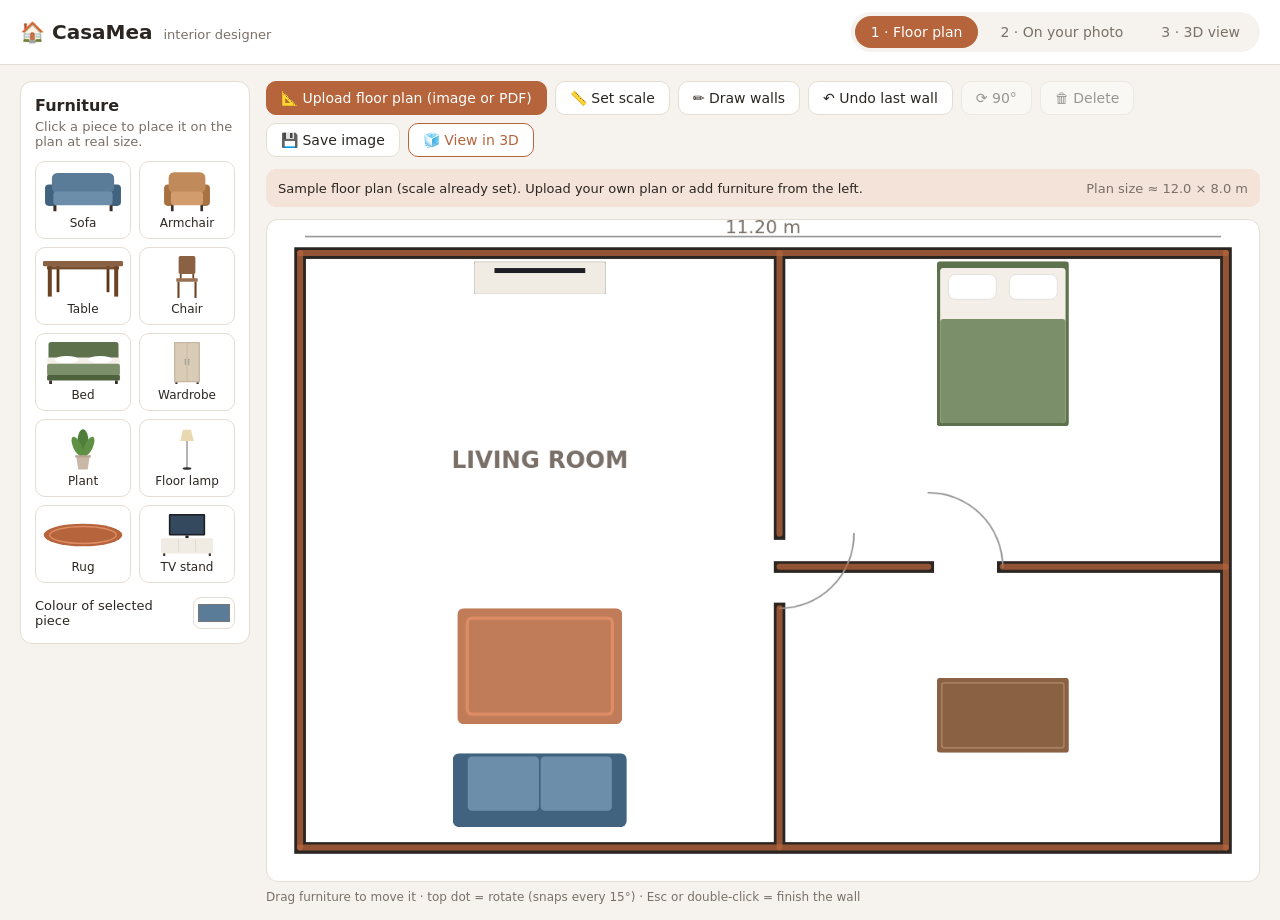
<file: index.html>
<!DOCTYPE html>
<html lang="en">
<head>
  <meta charset="UTF-8">
  <meta name="viewport" content="width=device-width, initial-scale=1">
  <title>CasaMea – Interior Designer</title>
  <link rel="stylesheet" href="style.css">
  <!-- Three.js (free, MIT licence) loads from the jsDelivr CDN only when the 3D view opens -->
  <script type="importmap">
  {
    "imports": {
      "three": "https://cdn.jsdelivr.net/npm/three@0.170.0/build/three.module.js",
      "three/addons/": "https://cdn.jsdelivr.net/npm/three@0.170.0/examples/jsm/"
    }
  }
  </script>
</head>
<body>
  <header>
    <div class="logo">🏠 CasaMea <small>interior designer</small></div>
    <nav class="tabs">
      <button class="tab active" data-mode="plan">1 · Floor plan</button>
      <button class="tab" data-mode="foto">2 · On your photo</button>
      <button class="tab" data-mode="3d">3 · 3D view</button>
    </nav>
  </header>

  <main>
    <!-- Furniture catalogue (shared by all modes) -->
    <aside id="catalog">
      <h2>Furniture</h2>
      <p class="hint" id="catalogHint">Click a piece to place it on the plan at real size.</p>
      <div id="items" class="grid"></div>
      <label class="color-row">
        Colour of selected piece
        <input type="color" id="colorPick" value="#5b7c99" disabled>
      </label>
    </aside>

    <!-- MODE 1: floor plan, seen from above, at real scale -->
    <section id="planView" class="view active">
      <div class="toolbar">
        <label class="btn primary">📐 Upload floor plan (image or PDF)
          <input type="file" id="planInput" accept="image/*,application/pdf,.pdf" hidden>
        </label>
        <button class="btn tool" id="toolScale">📏 Set scale</button>
        <button class="btn tool" id="toolWall">✏️ Draw walls</button>
        <button class="btn" id="btnUndoWall">↶ Undo last wall</button>
        <button class="btn" id="btnRotatePlan" disabled>⟳ 90°</button>
        <button class="btn danger" id="btnDeletePlan" disabled>🗑 Delete</button>
        <button class="btn" id="btnExportPlan">💾 Save image</button>
        <button class="btn outline" id="btnPlan3d">🧊 View in 3D</button>
      </div>
      <div class="infobar">
        <span id="planHint"></span>
        <span id="scaleForm" hidden>
          Real length between the two points:
          <input type="number" id="scaleLen" min="0.1" step="0.01" placeholder="e.g. 4.20"> m
          <button class="btn small primary" id="scaleOk">OK</button>
          <button class="btn small" id="scaleCancel">Cancel</button>
        </span>
        <span id="scaleInfo"></span>
      </div>
      <div id="planWrap">
        <div id="planStage">
          <svg id="planSvg" viewBox="0 0 100 100" preserveAspectRatio="none"></svg>
        </div>
      </div>
      <p class="tip">Drag furniture to move it · top dot = rotate (snaps every 15°) · Esc or double-click = finish the wall</p>
    </section>

    <!-- MODE 2: furniture on a photo of the room -->
    <section id="fotoView" class="view">
      <div class="toolbar">
        <label class="btn primary">📷 Upload room photo
          <input type="file" id="photoInput" accept="image/*" hidden>
        </label>
        <button class="btn" id="btnFlip2d" disabled>↔ Flip</button>
        <button class="btn" id="btnFront2d" disabled>⬆ Bring to front</button>
        <button class="btn danger" id="btnDelete2d" disabled>🗑 Delete</button>
        <button class="btn" id="btnExport2d">💾 Save image</button>
      </div>
      <div id="stageWrap">
        <div id="stage">
          <div id="demoHint">Sample room. Upload a photo of your own room to furnish it.</div>
        </div>
      </div>
      <p class="tip">Drag a piece to move it · bottom-right corner = resize · top dot = rotate</p>
    </section>

    <!-- MODE 3: 3D view (from the floor plan or a simple room) -->
    <section id="view3d" class="view">
      <div class="toolbar">
        <div class="seg">
          <button data-src="plan" id="srcPlan">From floor plan</button>
          <button data-src="room" id="srcRoom">Simple room</button>
        </div>
        <span id="roomFields">
          <label class="field">Width (m) <input type="number" id="roomW" min="2" max="12" step="0.1" value="4"></label>
          <label class="field">Length (m) <input type="number" id="roomL" min="2" max="12" step="0.1" value="5"></label>
        </span>
        <label class="field" id="lowWallsField"><input type="checkbox" id="lowWalls"> Low walls</label>
        <button class="btn" id="btnRotate3d" disabled>⟳ Rotate 45°</button>
        <button class="btn danger" id="btnDelete3d" disabled>🗑 Delete</button>
        <button class="btn" id="btnExport3d">💾 Save image</button>
        <button class="btn" id="btnClear3d">Clear room</button>
      </div>
      <div id="canvas3d"><p class="loading">Loading 3D view…</p></div>
      <p class="tip">Drag furniture across the floor · drag empty space to orbit · scroll / pinch = zoom</p>
    </section>
  </main>

  <!-- Saved image window -->
  <div id="modal" hidden>
    <div class="modal-box">
      <img id="modalImg" alt="Your design">
      <p>On a computer: right-click the image → “Save image as…”.<br>On a phone: press and hold the image → “Save”.</p>
      <div class="modal-actions">
        <a class="btn primary" id="modalDownload" download="my-design.jpg">Download</a>
        <button class="btn" id="modalClose">Close</button>
      </div>
    </div>
  </div>

  <div id="toast" hidden></div>

  <script type="module" src="app.js"></script>
</body>
</html>
</file>
<file: style.css>
/* ===== CasaMea – stiluri ===== */
:root {
  --bg: #f6f3ee;
  --panel: #ffffff;
  --ink: #2b2622;
  --muted: #7a7068;
  --accent: #b5643c;      /* teracotă */
  --accent-soft: #f3e3d9;
  --line: #e4ddd3;
  --danger: #b3412f;
  --radius: 12px;
}

* { box-sizing: border-box; }

body {
  margin: 0;
  font-family: system-ui, -apple-system, "Segoe UI", Roboto, sans-serif;
  background: var(--bg);
  color: var(--ink);
  min-height: 100vh;
}

header {
  display: flex;
  align-items: center;
  justify-content: space-between;
  flex-wrap: wrap;
  gap: 10px;
  padding: 12px 20px;
  background: var(--panel);
  border-bottom: 1px solid var(--line);
}
.logo { font-weight: 700; font-size: 20px; }
.logo small { font-weight: 400; color: var(--muted); font-size: 13px; margin-left: 4px; }

.tabs { display: flex; gap: 6px; background: var(--bg); padding: 4px; border-radius: 999px; }
.tab {
  border: 0; background: transparent; padding: 8px 16px; border-radius: 999px;
  font: inherit; font-size: 14px; cursor: pointer; color: var(--muted);
}
.tab.active { background: var(--accent); color: #fff; }

main {
  display: grid;
  grid-template-columns: 230px 1fr;
  gap: 16px;
  padding: 16px 20px;
}

/* ---- Catalog ---- */
#catalog {
  background: var(--panel);
  border: 1px solid var(--line);
  border-radius: var(--radius);
  padding: 14px;
  align-self: start;
}
#catalog h2 { margin: 0 0 4px; font-size: 16px; }
.hint { margin: 0 0 12px; font-size: 13px; color: var(--muted); }
.grid { display: grid; grid-template-columns: 1fr 1fr; gap: 8px; }
.cat-item {
  display: flex; flex-direction: column; align-items: center; gap: 4px;
  border: 1px solid var(--line); border-radius: 10px; background: #fff;
  padding: 8px 4px; cursor: pointer; font: inherit; font-size: 12px; color: var(--ink);
}
.cat-item:hover { border-color: var(--accent); background: var(--accent-soft); }
.cat-item img { height: 42px; max-width: 80px; object-fit: contain; }
.color-row {
  display: flex; align-items: center; justify-content: space-between;
  margin-top: 14px; font-size: 13px; gap: 8px;
}
.color-row input { width: 44px; height: 32px; border: 1px solid var(--line); border-radius: 8px; padding: 2px; background: #fff; }

/* ---- Bara de unelte ---- */
.view { display: none; min-width: 0; }
.view.active { display: block; }
.toolbar { display: flex; flex-wrap: wrap; gap: 8px; margin-bottom: 12px; align-items: center; }
.btn {
  display: inline-flex; align-items: center; gap: 6px;
  border: 1px solid var(--line); background: var(--panel); color: var(--ink);
  padding: 8px 14px; border-radius: 10px; font: inherit; font-size: 14px;
  cursor: pointer; text-decoration: none;
}
.btn:hover:not(:disabled) { border-color: var(--accent); }
.btn:disabled { opacity: .45; cursor: default; }
.btn.primary { background: var(--accent); border-color: var(--accent); color: #fff; }
.btn.danger:not(:disabled) { color: var(--danger); }
.field { display: inline-flex; align-items: center; gap: 6px; font-size: 14px; }
.field input { width: 72px; padding: 7px 8px; border: 1px solid var(--line); border-radius: 8px; font: inherit; }
.tip { font-size: 12px; color: var(--muted); margin: 8px 0 0; }

/* ---- Scena 2D (poza) ---- */
#stageWrap { display: flex; justify-content: center; }
#stage {
  --ratio: 1.6;
  position: relative;
  width: min(100%, calc((100vh - 190px) * var(--ratio)));
  aspect-ratio: var(--ratio);
  background-size: 100% 100%;
  border-radius: var(--radius);
  overflow: hidden;
  box-shadow: 0 2px 12px rgba(0,0,0,.08);
  touch-action: none;
  user-select: none;
}
#demoHint {
  position: absolute; left: 12px; top: 12px; right: 12px;
  background: rgba(255,255,255,.85); padding: 8px 12px; border-radius: 8px;
  font-size: 13px; pointer-events: none;
}
.item { position: absolute; cursor: grab; touch-action: none; }
.item img { width: 100%; height: 100%; display: block; pointer-events: none; filter: drop-shadow(0 6px 6px rgba(0,0,0,.25)); }
.item.selected { outline: 2px dashed var(--accent); outline-offset: 4px; }
.h-resize, .h-rotate { display: none; position: absolute; width: 18px; height: 18px; background: #fff; border: 2px solid var(--accent); }
.item.selected .h-resize { display: block; right: -12px; bottom: -12px; border-radius: 4px; cursor: nwse-resize; }
.item.selected .h-rotate { display: block; left: 50%; top: -34px; margin-left: -9px; border-radius: 50%; cursor: grab; }

/* ---- Planul casei ---- */
.btn.small { padding: 5px 10px; font-size: 13px; }
.btn.outline { border-color: var(--accent); color: var(--accent); }
.btn.tool.active { background: var(--accent-soft); border-color: var(--accent); color: var(--accent); font-weight: 600; }
.infobar {
  display: flex; flex-wrap: wrap; align-items: center; gap: 8px 16px;
  background: var(--accent-soft); border-radius: 10px; padding: 8px 12px;
  margin-bottom: 12px; font-size: 13px; min-height: 38px;
}
.infobar input { width: 80px; padding: 5px 8px; border: 1px solid var(--line); border-radius: 8px; font: inherit; }
#scaleInfo { color: var(--muted); margin-left: auto; }
#planWrap { display: flex; justify-content: center; }
#planStage {
  --ratio: 1.5;
  position: relative;
  width: min(100%, calc((100vh - 230px) * var(--ratio)));
  aspect-ratio: var(--ratio);
  background: #fff no-repeat center / 100% 100%;
  border: 1px solid var(--line);
  border-radius: var(--radius);
  overflow: hidden;
  touch-action: none;
  user-select: none;
}
#planStage.drawing { cursor: crosshair; }
#planSvg { position: absolute; inset: 0; width: 100%; height: 100%; pointer-events: none; }
.pitem { position: absolute; cursor: grab; touch-action: none; }
.pitem img { width: 100%; height: 100%; display: block; pointer-events: none; }
.pitem.selected { outline: 2px dashed var(--accent); outline-offset: 3px; }
.pitem.selected .h-rotate { display: block; left: 50%; top: -30px; margin-left: -9px; border-radius: 50%; cursor: grab; }
#planStage.drawing .pitem { pointer-events: none; }

.seg { display: inline-flex; background: var(--panel); border: 1px solid var(--line); border-radius: 10px; overflow: hidden; }
.seg button { border: 0; background: transparent; padding: 8px 12px; font: inherit; font-size: 14px; cursor: pointer; color: var(--muted); }
.seg button.active { background: var(--accent); color: #fff; }
.seg button:disabled { opacity: .45; cursor: default; }

/* ---- Scena 3D ---- */
#canvas3d {
  position: relative;
  height: calc(100vh - 190px);
  min-height: 360px;
  border-radius: var(--radius);
  overflow: hidden;
  background: #eef1f4;
  touch-action: none;
}
#canvas3d canvas { display: block; }
.loading, .err { padding: 20px; color: var(--muted); }
.err { color: var(--danger); }

/* ---- Fereastra modală și notificări ---- */
#modal {
  position: fixed; inset: 0; background: rgba(30,25,20,.6);
  display: flex; align-items: center; justify-content: center; padding: 20px; z-index: 10;
}
#modal[hidden] { display: none; }
.modal-box { background: #fff; border-radius: var(--radius); padding: 16px; max-width: 900px; width: 100%; }
.modal-box img { width: 100%; border-radius: 8px; display: block; }
.modal-box p { font-size: 13px; color: var(--muted); }
.modal-actions { display: flex; gap: 8px; justify-content: flex-end; }

#toast {
  position: fixed; bottom: 20px; left: 50%; transform: translateX(-50%);
  background: var(--ink); color: #fff; padding: 10px 16px; border-radius: 10px; font-size: 14px; z-index: 20;
}

/* ---- Telefon ---- */
@media (max-width: 760px) {
  main { grid-template-columns: 1fr; padding: 10px; }
  .grid { grid-template-columns: repeat(5, 1fr); }
  .cat-item img { height: 30px; }
  #stage { width: 100%; }
  #canvas3d { height: 60vh; }
}
.field input[type="checkbox"] { width: auto; padding: 0; }
</file>
